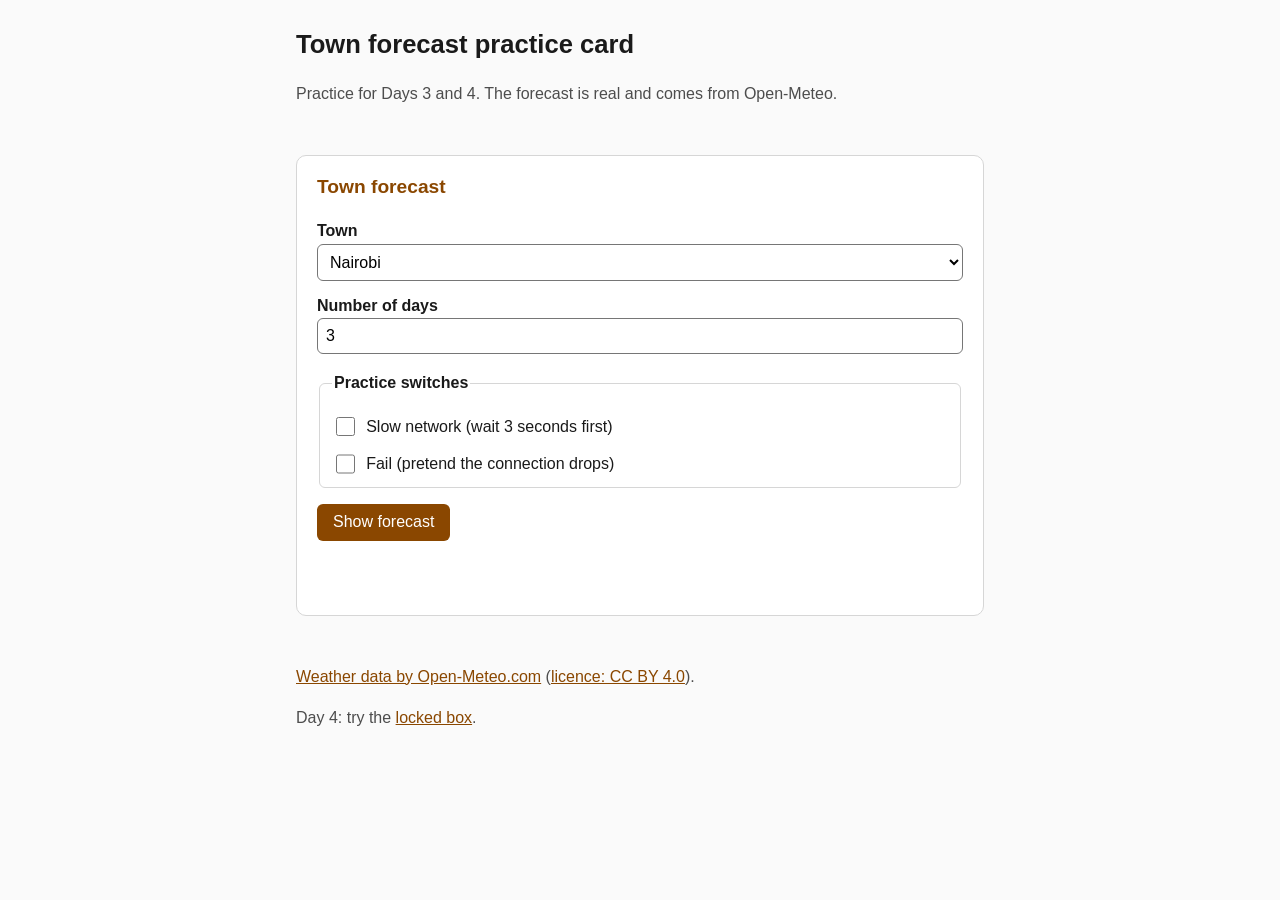
<file: practice/index.html>
<!DOCTYPE html>
<html lang="en">
<head>
  <meta charset="UTF-8">
  <meta name="viewport" content="width=device-width, initial-scale=1">
  <title>Town forecast practice card</title>
  <link rel="icon" href="data:,">
  <link rel="stylesheet" href="practice.css">
</head>
<body>
  <header>
    <h1>Town forecast practice card</h1>
    <p class="note">Practice for Days 3 and 4. The forecast is real and comes from Open-Meteo.</p>
  </header>

  <main>
    <section class="card" aria-labelledby="forecast-title">
      <h2 id="forecast-title">Town forecast</h2>
      <form id="forecast-form">
        <label for="town">Town</label>
        <select id="town"></select>

        <label for="days">Number of days</label>
        <input id="days" type="text" inputmode="numeric" autocomplete="off" value="3">

        <fieldset>
          <legend>Practice switches</legend>
          <label class="switch" for="slow-switch">
            <input id="slow-switch" type="checkbox">
            Slow network (wait 3 seconds first)
          </label>
          <label class="switch" for="fail-switch">
            <input id="fail-switch" type="checkbox">
            Fail (pretend the connection drops)
          </label>
        </fieldset>

        <button type="submit">Show forecast</button>
      </form>

      <p id="forecast-status" class="status" role="status" aria-live="polite"></p>
      <ul id="forecast-list" class="list"></ul>
    </section>
  </main>

  <footer>
    <p><a href="https://open-meteo.com/">Weather data by Open-Meteo.com</a> (<a href="https://open-meteo.com/en/licence">licence: CC BY 4.0</a>).</p>
    <p>Day 4: try the <a href="lock.html">locked box</a>.</p>
  </footer>

  <script type="module" src="app.js"></script>
</body>
</html>
</file>
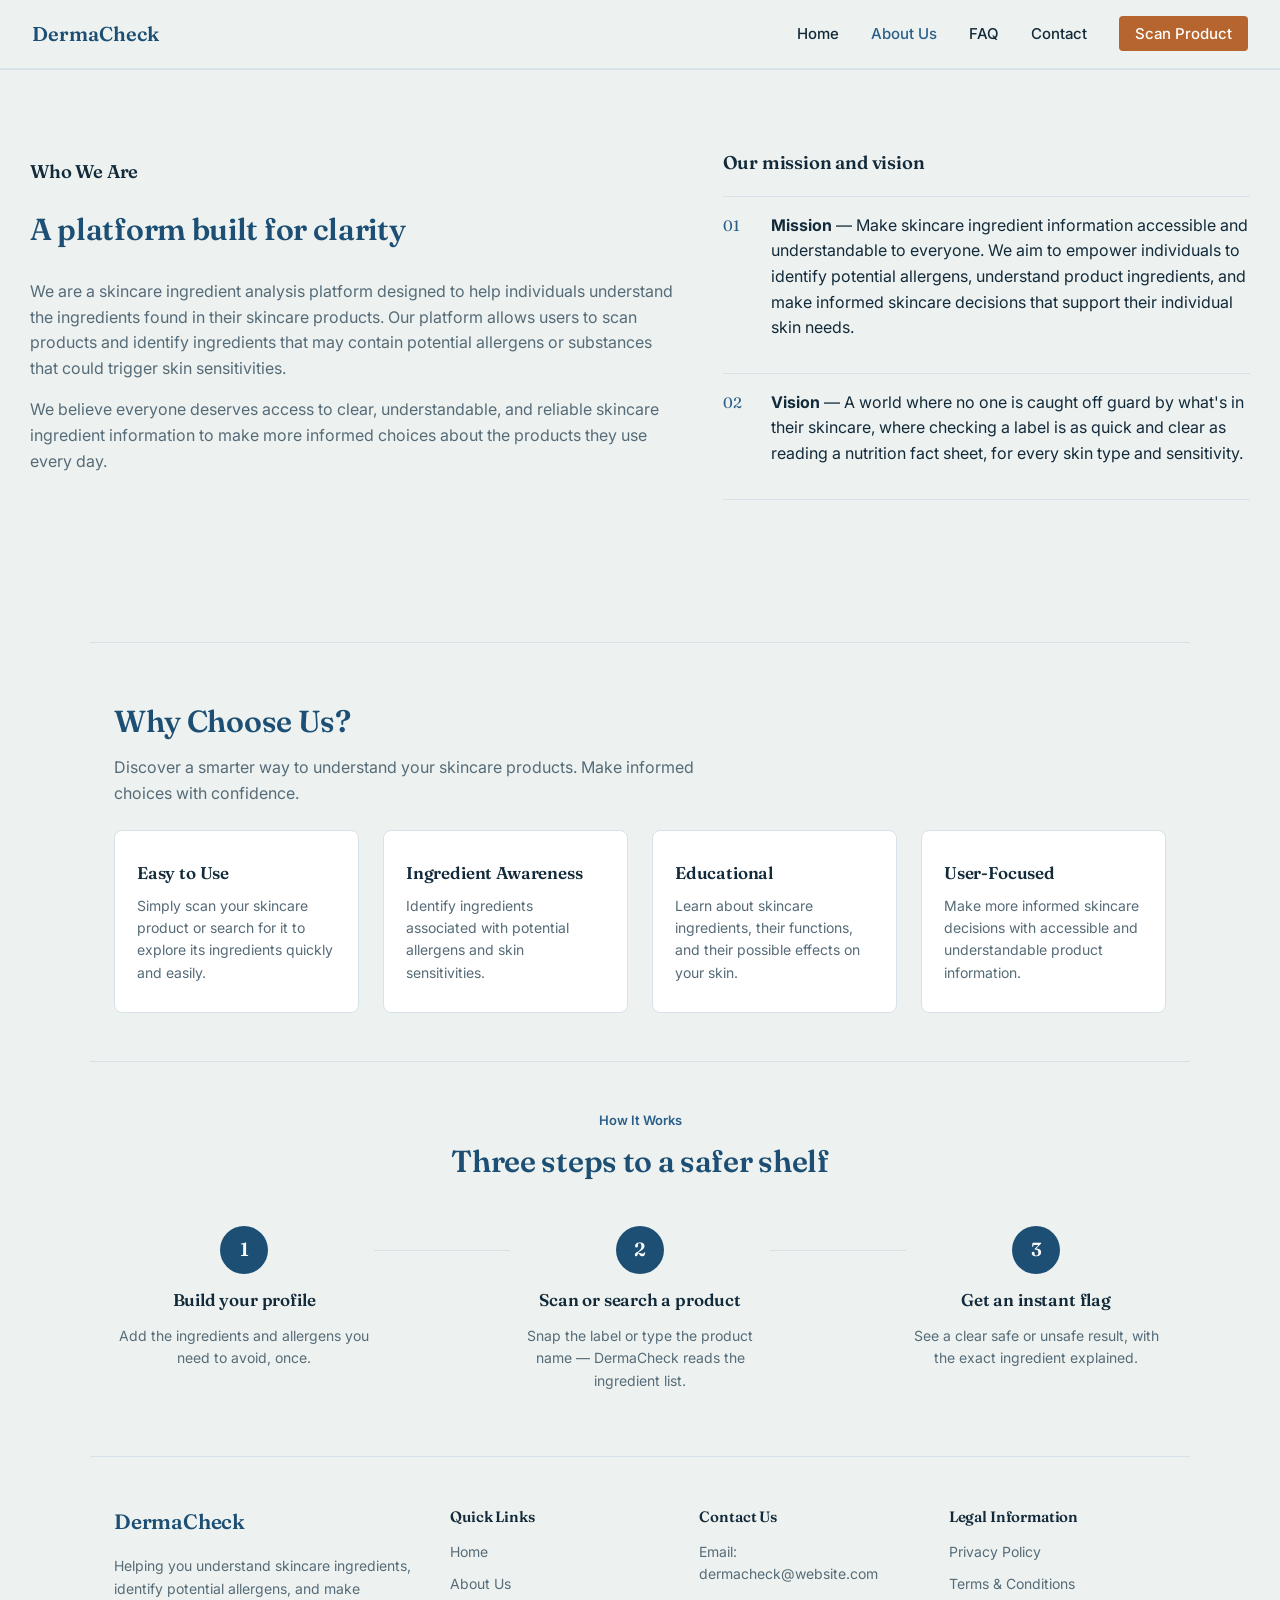
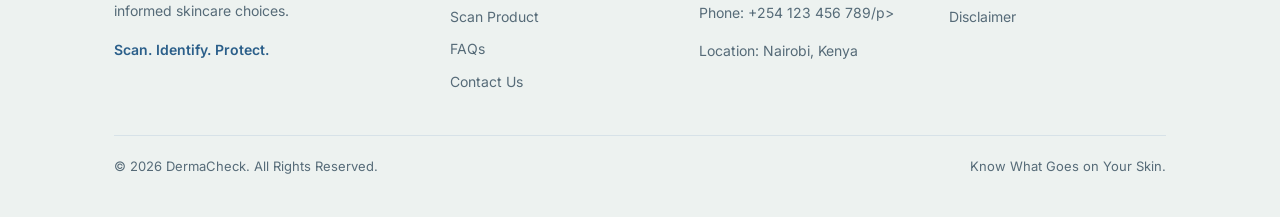
<file: about_us.html>
<!DOCTYPE html>
<html lang="en">
<head>
    <meta charset="UTF-8">
    <meta name="viewport" content="width=device-width, initial-scale=1.0">
    <title>About Us | Derma Check</title>
    <link rel="icon" href="data:,">
    <link rel="preconnect" href="https://fonts.googleapis.com">
    <link rel="preconnect" href="https://fonts.gstatic.com" crossorigin>
    <link href="https://fonts.googleapis.com/css2?family=Fraunces:wght@500;600&family=Inter:wght@400;500;600&display=swap" rel="stylesheet">
    <link rel="stylesheet" href="style.css">
</head>
<body>
    <!-- Navigation -->
    <nav class="navbar">
        <a href="index.html" class="navbar__logo">DermaCheck</a>

        <button class="navbar__toggle"
                aria-label="Open navigation menu"
                aria-expanded="false"
                aria-controls="navbar-links">
            ☰
        </button>

        <ul class="navbar__links" id="navbar-links">
            <li><a href="index.html">Home</a></li>
            <li><a href="about_us.html" class="active">About Us</a></li>
            <li><a href="faq.html">FAQ</a></li>
            <li><a href="contacts.html">Contact</a></li>
            <li><a href="scan_product.html" class="nav-button">Scan Product</a></li>
        </ul>
    </nav>

<!-- Who We Are -->
<section class="why-section" id="about">

  <div class="purpose-card">

    <div class="purpose-content">
      <h3>Who We Are</h3>
      <h2>A platform built for clarity</h2>

      <p class="note">
        We are a skincare ingredient analysis platform designed to help
        individuals understand the ingredients found in their skincare
        products. Our platform allows users to scan products and identify
        ingredients that may contain potential allergens or substances
        that could trigger skin sensitivities.
      </p>

      <p class="note">
        We believe everyone deserves access to clear, understandable, and
        reliable skincare ingredient information to make more informed
        choices about the products they use every day.
      </p>
    </div>

      <!-- Mission + Vision -->
  <div class="purpose-list-wrap">
    <h3>Our mission and vision</h3>
    <ul class="purpose-list">
      <li>
        <span class="purpose-list__num">01</span>
        <p class="note">
          <strong>Mission</strong> — Make skincare ingredient information
          accessible and understandable to everyone. We aim to empower
          individuals to identify potential allergens, understand product
          ingredients, and make informed skincare decisions that support
          their individual skin needs.
        </p>
      </li>
      <li>
        <span class="purpose-list__num">02</span>
        <p class="note">
          <strong>Vision</strong> — A world where no one is caught off
          guard by what's in their skincare, where checking a label is as
          quick and clear as reading a nutrition fact sheet, for every
          skin type and sensitivity.
        </p>
      </li>
    </ul>
  </div>
  </div>

</section>
<section class="why-choose-us">
    <div class="section-heading">
        <h2>Why Choose Us?</h2>
        <p>
            Discover a smarter way to understand your skincare products.
            Make informed choices with confidence.
        </p>
    </div>

    <div class="features-container">

        <!-- Card 1 -->
        <div class="feature-card">
            <h3>Easy to Use</h3>
            <p>
                Simply scan your skincare product or search for it
                to explore its ingredients quickly and easily.
            </p>
        </div>

        <!-- Card 2 -->
        <div class="feature-card">
            <h3>Ingredient Awareness</h3>
            <p>
                Identify ingredients associated with potential
                allergens and skin sensitivities.
            </p>
        </div>

        <!-- Card 3 -->
        <div class="feature-card">
            <h3>Educational</h3>
            <p>
                Learn about skincare ingredients, their functions,
                and their possible effects on your skin.
            </p>
        </div>

        <!-- Card 4 -->
        <div class="feature-card">
            <h3>User-Focused</h3>
            <p>
                Make more informed skincare decisions with
                accessible and understandable product information.
            </p>
        </div>

    </div>
</section>

   <section class="how-it-works">
  <p class="how-it-works__eyebrow">How It Works</p>
  <h2 class="how-it-works__title">Three steps to a safer shelf</h2>

<div class="steps">
  <div class="step">
    <div class="step__num">1</div>
    <h3 class="step__title">Build your profile</h3>
    <p class="step__desc">Add the ingredients and allergens you need to avoid, once.</p>
  </div>

  <div class="connector"></div>

  <div class="step">
    <div class="step__num">2</div>
    <h3 class="step__title">Scan or search a product</h3>
    <p class="step__desc">Snap the label or type the product name — DermaCheck reads the ingredient list.</p>
  </div>

  <div class="connector"></div>

  <div class="step">
    <div class="step__num">3</div>
    <h3 class="step__title">Get an instant flag</h3>
    <p class="step__desc">See a clear safe or unsafe result, with the exact ingredient explained.</p>
  </div>
</div>
</section>
    <!-- Footer -->
    <footer class="footer" id="contact">

        <div class="footer-container">

            <div class="footer-about">
                <h2>DermaCheck</h2>

                <p>
                    Helping you understand skincare ingredients,
                    identify potential allergens, and make
                    informed skincare choices.
                </p>

                <p class="footer-slogan">
                    Scan. Identify. Protect.
                </p>
            </div>


            <div class="footer-links">
                <h3>Quick Links</h3>
              <ul>                
                <li><a href="index.html">Home</a></li>
                <li><a href="about_us.html">About Us</a></li>
                <li><a href="scan_product.html">Scan Product</a></li>
                <li><a href="faq.html">FAQs</a></li>
                <li><a href="contacts.html">Contact Us</a></li>
              </ul>
            </div>


            <div class="footer-contact">
                <h3>Contact Us</h3>

                <p>Email: dermacheck@website.com</p>
                <p>Phone: +254 123 456 789/p>
                <p>Location: Nairobi, Kenya</p>
            </div>


            <div class="footer-legal">
                <h3>Legal Information</h3>
                <ul>
                  <li><a href="privacy.html">Privacy Policy</a></li>
                  <li><a href="terms.html">Terms & Conditions</a></li>
                  <li><a href="disclaimer.html">Disclaimer</a></li>
                </ul>
            </div>

        </div>

        <div class="footer-bottom">
            <p>&copy; 2026 DermaCheck. All Rights Reserved.</p>
            <p>Know What Goes on Your Skin.</p>
        </div>

    </footer>
</body>
</html>
</file>
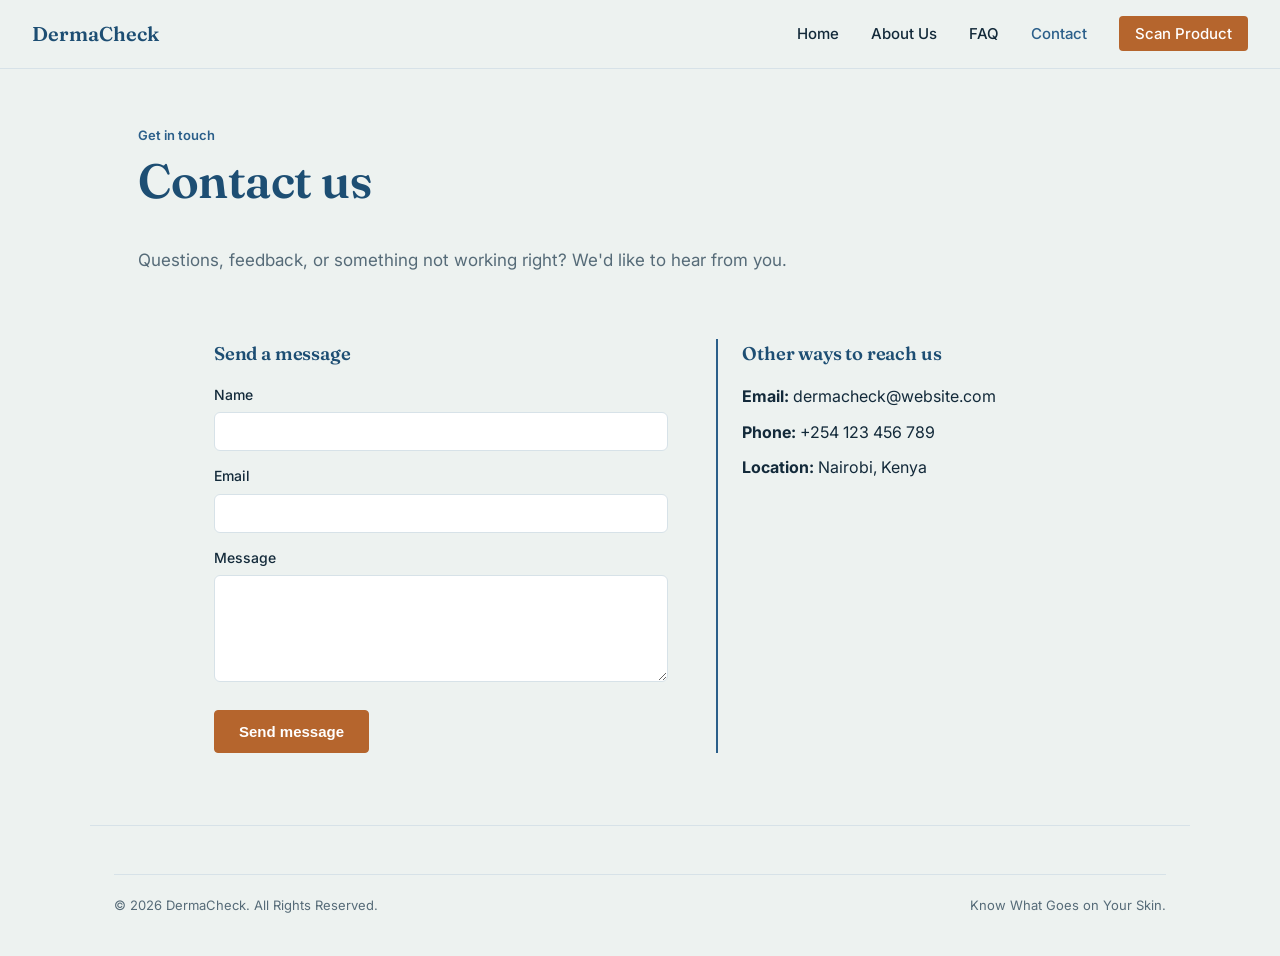
<file: contacts.html>
<!DOCTYPE html>
<html lang="en">
<head>
    <meta charset="UTF-8">
    <meta name="viewport" content="width=device-width, initial-scale=1.0">

    <meta name="description" content="Get in touch with the DermaCheck team.">
    <meta name="theme-color" content="#1D4E73">

    <title>Contact Us | DermaCheck</title>

    <link rel="icon" href="data:,">
    <link rel="preconnect" href="https://fonts.googleapis.com">
    <link rel="preconnect" href="https://fonts.gstatic.com" crossorigin>
    <link href="https://fonts.googleapis.com/css2?family=Fraunces:wght@500;600&family=Inter:wght@400;500;600&display=swap" rel="stylesheet">
    <link rel="stylesheet" href="style.css">
</head>
<body>
    <nav class="navbar">
        <a href="index.html" class="navbar__logo">DermaCheck</a>

        <button class="navbar__toggle"
                aria-label="Open navigation menu"
                aria-expanded="false"
                aria-controls="navbar-links">
            ☰
        </button>

        <ul class="navbar__links" id="navbar-links">
            <li><a href="index.html">Home</a></li>
            <li><a href="about_us.html">About Us</a></li>
            <li><a href="faq.html">FAQ</a></li>
            <li><a href="contact.html" class="active">Contact</a></li>
            <li><a href="scan_product.html" class="nav-button">Scan Product</a></li>
        </ul>
    </nav>

    <main id="main-content">

        <section class="page-header">
            <span class="section-tag">Get in touch</span>
            <h1>Contact us</h1>
            <p class="page-header__lede">
                Questions, feedback, or something not working right?
                We'd like to hear from you.
            </p>
        </section>

        <section class="contact-section">

            <form class="contact-form" aria-labelledby="form-title">
                <h2 id="form-title">Send a message</h2>

                <label for="name">Name</label>
                <input type="text" id="name" name="name" required>

                <label for="email">Email</label>
                <input type="email" id="email" name="email" required>

                <label for="message">Message</label>
                <textarea id="message" name="message" rows="5" required></textarea>

                <button type="submit" class="btn btn-primary">Send message</button>
            </form>

            <div class="contact-details">
                <h2>Other ways to reach us</h2>
                <article>
                    <strong>Email:</strong> dermacheck@website.com
                    <p></p>
                    <strong>Phone:</strong> +254 123 456 789
                    <p></p>
                    <strong>Location:</strong> Nairobi, Kenya
                    <p></p>
                </article>
            </div>

        </section>

    </main>

    <footer class="footer">
        <div class="footer-bottom">
            <p>&copy; 2026 DermaCheck. All Rights Reserved.</p>
            <p>Know What Goes on Your Skin.</p>
        </div>
    </footer>

    <script src="app.js"></script>
</body>
</html>
</file>
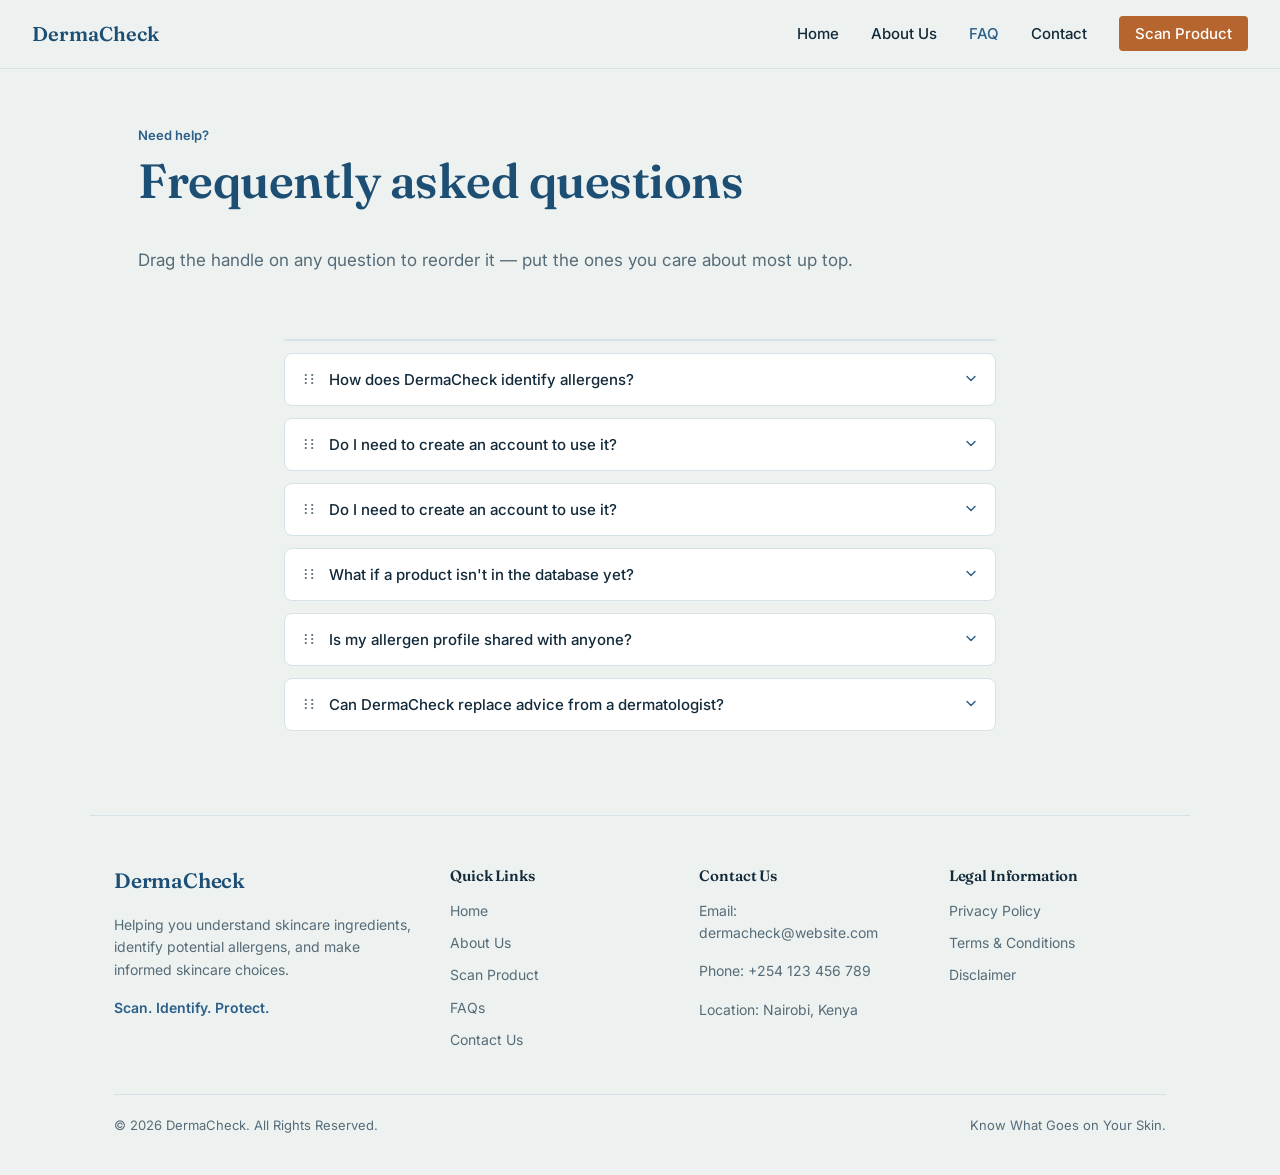
<file: faq.html>
<!DOCTYPE html>
<html lang="en">
<head>
    <meta charset="UTF-8">
    <meta name="viewport" content="width=device-width, initial-scale=1.0">

    <meta name="description" content="Frequently asked questions about DermaCheck — how it works, what it checks, and how to use it.">
    <meta name="theme-color" content="#1D4E73">

    <title>FAQ | DermaCheck</title>

    <link rel="icon" href="data:,">
    <link rel="preconnect" href="https://fonts.googleapis.com">
    <link rel="preconnect" href="https://fonts.gstatic.com" crossorigin>
    <link href="https://fonts.googleapis.com/css2?family=Fraunces:wght@500;600&family=Inter:wght@400;500;600&display=swap" rel="stylesheet">
    <link rel="stylesheet" href="style.css">
</head>
<body>
    <nav class="navbar">
        <a href="index.html" class="navbar__logo">DermaCheck</a>

        <button class="navbar__toggle"
                aria-label="Open navigation menu"
                aria-expanded="false"
                aria-controls="navbar-links">
            ☰
        </button>

        <ul class="navbar__links" id="navbar-links">
            <li><a href="index.html">Home</a></li>
            <li><a href="about_us.html">About Us</a></li>
            <li><a href="faq.html" class="active">FAQ</a></li>
            <li><a href="contacts.html">Contact</a></li>
            <li><a href="scan_product.html" class="nav-button">Scan Product</a></li>
        </ul>
    </nav>

    <main id="main-content">

        <section class="page-header" id="faq">
            <span class="section-tag">Need help?</span>
            <h1>Frequently asked questions</h1>
            <p class="page-header__lede">
                Drag the handle on any question to reorder it — put the ones
                you care about most up top.
            </p>
        </section>

        <section class="faq-section" aria-label="Frequently asked questions">
            <ul class="faq-list" id="faq-list">

                <li class="faq-item" draggable="true">

<!-- FAQ QUESTION 1 -->
<!-- Each FAQ question is placed inside an LI element.
     draggable="true" allows the question to be moved
     to a different position in the FAQ list. -->

<li class="faq-item" draggable="true">

    <!-- This DIV groups the drag handle and question button
         so they can appear next to each other. -->

    <div class="faq-item__row">

        <!-- DRAG HANDLE:
             This button allows visitors to drag and rearrange
             the FAQ questions.

             aria-label describes the button for screen readers.
             type="button" prevents it from acting as a form submit button. -->

        <button class="faq-drag-handle"
                aria-label="Drag to reorder this question"
                type="button">

            <!-- SVG creates the six-dot drag icon.
                 Each circle represents one small dot.
                 currentColor makes the dots use the CSS text colour. -->

            <svg viewBox="0 0 20 20"
                 width="16"
                 height="16"
                 aria-hidden="true">

                <circle cx="6" cy="5" r="1.4" fill="currentColor"/>
                <circle cx="14" cy="5" r="1.4" fill="currentColor"/>

                <circle cx="6" cy="10" r="1.4" fill="currentColor"/>
                <circle cx="14" cy="10" r="1.4" fill="currentColor"/>

                <circle cx="6" cy="15" r="1.4" fill="currentColor"/>
                <circle cx="14" cy="15" r="1.4" fill="currentColor"/>

            </svg>

        </button>


        <!-- QUESTION BUTTON:
             Displays the FAQ question.
             Visitors click this button to show or hide its answer.

             aria-expanded="false" means the answer starts closed.
             JavaScript changes this to true when the answer opens. -->

        <button class="faq-question"
                aria-expanded="false"
                type="button">

            <!-- SPAN holds the actual question text.
                 It allows the question text to be styled separately. -->

            <span>
                How does DermaCheck identify allergens?
            </span>

            <!-- This SVG creates the small downward arrow.
                 It visually indicates that the answer can be expanded.
                 CSS can rotate it when the question opens. -->

            <svg class="faq-chevron"
                 viewBox="0 0 20 20"
                 width="16"
                 height="16"
                 aria-hidden="true">

                <path d="M5 7l5 5 5-5"
                      fill="none"
                      stroke="currentColor"
                      stroke-width="1.8"
                      stroke-linecap="round"
                      stroke-linejoin="round"/>

            </svg>

        </button>

    </div>


    <!-- ANSWER SECTION:
         This DIV contains the answer belonging to this question.
         CSS can hide it when the page first loads.
         JavaScript can display it when the question is clicked. -->

    <div class="faq-answer">

        <!-- P displays the answer as a paragraph. -->

        <p>
            DermaCheck cross-references each ingredient on a
            product's label against a database of common
            allergens and the personal profile you've set up,
            flagging any matches instantly.
        </p>

    </div>

</li>
<!-- Closes the first FAQ item. -->


                <li class="faq-item" draggable="true">
                    <div class="faq-item__row">
                        <button class="faq-drag-handle" aria-label="Drag to reorder this question" type="button">
                            <svg viewBox="0 0 20 20" width="16" height="16" aria-hidden="true">
                                <circle cx="6" cy="5" r="1.4" fill="currentColor"/><circle cx="14" cy="5" r="1.4" fill="currentColor"/>
                                <circle cx="6" cy="10" r="1.4" fill="currentColor"/><circle cx="14" cy="10" r="1.4" fill="currentColor"/>
                                <circle cx="6" cy="15" r="1.4" fill="currentColor"/><circle cx="14" cy="15" r="1.4" fill="currentColor"/>
                            </svg>
                        </button>
                        <button class="faq-question" aria-expanded="false">
                            <span>Do I need to create an account to use it?</span>
                            <svg class="faq-chevron" viewBox="0 0 20 20" width="16" height="16" aria-hidden="true">
                                <path d="M5 7l5 5 5-5" fill="none" stroke="currentColor" stroke-width="1.8" stroke-linecap="round" stroke-linejoin="round"/>
                            </svg>
                        </button>
                    </div>
                    <div class="faq-answer">
                        <p>
                            No — you can scan or search any product without
                            signing up. Creating a profile just lets
                            DermaCheck remember your allergens so results are
                            personalized each time.
                        </p>
                    </div>
                </li>

 
<!-- FAQ QUESTION 2 -->
<!-- Explains whether users need an account to use DermaCheck. -->

<li class="faq-item" draggable="true">

    <div class="faq-item__row">

        <!-- Button used to drag and rearrange this question. -->
        <button class="faq-drag-handle"
                aria-label="Drag to reorder this question"
                type="button">

            <!-- Six-dot drag icon. -->
            <svg viewBox="0 0 20 20" width="16" height="16" aria-hidden="true">
                <circle cx="6" cy="5" r="1.4" fill="currentColor"/>
                <circle cx="14" cy="5" r="1.4" fill="currentColor"/>
                <circle cx="6" cy="10" r="1.4" fill="currentColor"/>
                <circle cx="14" cy="10" r="1.4" fill="currentColor"/>
                <circle cx="6" cy="15" r="1.4" fill="currentColor"/>
                <circle cx="14" cy="15" r="1.4" fill="currentColor"/>
            </svg>

        </button>

        <!-- Clicking this button opens or closes the answer. -->
        <button class="faq-question" aria-expanded="false" type="button">

            <!-- Question displayed to the visitor. -->
            <span>Do I need to create an account to use it?</span>

            <!-- Downward arrow indicating an expandable answer. -->
            <svg class="faq-chevron" viewBox="0 0 20 20" width="16" height="16" aria-hidden="true">
                <path d="M5 7l5 5 5-5"
                      fill="none"
                      stroke="currentColor"
                      stroke-width="1.8"
                      stroke-linecap="round"
                      stroke-linejoin="round"/>
            </svg>

        </button>

    </div>

    <!-- Answer displayed when the visitor clicks the question. -->
    <div class="faq-answer">
        <p>
            No — you can scan or search any product without
            signing up. Creating a profile just lets
            DermaCheck remember your allergens so results are
            personalized each time.
        </p>
    </div>

</li>


<!-- FAQ QUESTION 3 -->
<!-- Explains what happens when a product is not in the database. -->

<li class="faq-item" draggable="true">

    <div class="faq-item__row">

        <!-- Drag handle for rearranging the question. -->
        <button class="faq-drag-handle"
                aria-label="Drag to reorder this question"
                type="button">

            <svg viewBox="0 0 20 20" width="16" height="16" aria-hidden="true">
                <circle cx="6" cy="5" r="1.4" fill="currentColor"/>
                <circle cx="14" cy="5" r="1.4" fill="currentColor"/>
                <circle cx="6" cy="10" r="1.4" fill="currentColor"/>
                <circle cx="14" cy="10" r="1.4" fill="currentColor"/>
                <circle cx="6" cy="15" r="1.4" fill="currentColor"/>
                <circle cx="14" cy="15" r="1.4" fill="currentColor"/>
            </svg>

        </button>

        <!-- Button containing the question and arrow icon. -->
        <button class="faq-question" aria-expanded="false" type="button">

            <!-- Question text. -->
            <span>What if a product isn't in the database yet?</span>

            <!-- Arrow showing that the answer can be expanded. -->
            <svg class="faq-chevron" viewBox="0 0 20 20" width="16" height="16" aria-hidden="true">
                <path d="M5 7l5 5 5-5"
                      fill="none"
                      stroke="currentColor"
                      stroke-width="1.8"
                      stroke-linecap="round"
                      stroke-linejoin="round"/>
            </svg>

        </button>

    </div>

    <!-- Answer to question 3. -->
    <div class="faq-answer">
        <p>
            You can type or photograph the ingredient list
            directly, and DermaCheck will read and check it
            the same way — the product doesn't need to be
            pre-listed.
        </p>
    </div>

</li>


<!-- FAQ QUESTION 4 -->
<!-- Explains how DermaCheck handles users' allergen profiles. -->

<li class="faq-item" draggable="true">

    <div class="faq-item__row">

        <!-- Drag handle for moving this question. -->
        <button class="faq-drag-handle"
                aria-label="Drag to reorder this question"
                type="button">

            <svg viewBox="0 0 20 20" width="16" height="16" aria-hidden="true">
                <circle cx="6" cy="5" r="1.4" fill="currentColor"/>
                <circle cx="14" cy="5" r="1.4" fill="currentColor"/>
                <circle cx="6" cy="10" r="1.4" fill="currentColor"/>
                <circle cx="14" cy="10" r="1.4" fill="currentColor"/>
                <circle cx="6" cy="15" r="1.4" fill="currentColor"/>
                <circle cx="14" cy="15" r="1.4" fill="currentColor"/>
            </svg>

        </button>

        <!-- Question button. -->
        <button class="faq-question" aria-expanded="false" type="button">

            <!-- Question text. -->
            <span>Is my allergen profile shared with anyone?</span>

            <!-- Expandable answer arrow. -->
            <svg class="faq-chevron" viewBox="0 0 20 20" width="16" height="16" aria-hidden="true">
                <path d="M5 7l5 5 5-5"
                      fill="none"
                      stroke="currentColor"
                      stroke-width="1.8"
                      stroke-linecap="round"
                      stroke-linejoin="round"/>
            </svg>

        </button>

    </div>

    <!-- Answer to question 4. -->
    <div class="faq-answer">
        <p>
            No. Your allergen profile stays on your device
            and is only used to check products you scan —
            it is never sold or shared with third parties.
        </p>
    </div>

</li>


<!-- FAQ QUESTION 5 -->
<!-- Explains that DermaCheck does not replace professional medical advice. -->

<li class="faq-item" draggable="true">

    <div class="faq-item__row">

        <!-- Drag handle for rearranging this question. -->
        <button class="faq-drag-handle"
                aria-label="Drag to reorder this question"
                type="button">

            <svg viewBox="0 0 20 20" width="16" height="16" aria-hidden="true">
                <circle cx="6" cy="5" r="1.4" fill="currentColor"/>
                <circle cx="14" cy="5" r="1.4" fill="currentColor"/>
                <circle cx="6" cy="10" r="1.4" fill="currentColor"/>
                <circle cx="14" cy="10" r="1.4" fill="currentColor"/>
                <circle cx="6" cy="15" r="1.4" fill="currentColor"/>
                <circle cx="14" cy="15" r="1.4" fill="currentColor"/>
            </svg>

        </button>

        <!-- Question button. -->
        <button class="faq-question" aria-expanded="false" type="button">

            <!-- Question text. -->
            <span>Can DermaCheck replace advice from a dermatologist?</span>

            <!-- Arrow indicating that the answer can be expanded. -->
            <svg class="faq-chevron" viewBox="0 0 20 20" width="16" height="16" aria-hidden="true">
                <path d="M5 7l5 5 5-5"
                      fill="none"
                      stroke="currentColor"
                      stroke-width="1.8"
                      stroke-linecap="round"
                      stroke-linejoin="round"/>
            </svg>

        </button>

    </div>

    <!-- Answer to question 5. -->
    <div class="faq-answer">
        <p>
            No. DermaCheck helps you read labels and spot
            known allergens, but it isn't a substitute for
            professional medical advice. Always consult a
            dermatologist for diagnosis or treatment.
        </p>
    </div>

</li>
            </ul>
        </section>

    </main>

        <!-- Footer -->
    <footer class="footer" id="contact">

        <div class="footer-container">

            <div class="footer-about">
                <h2>DermaCheck</h2>

                <p>
                    Helping you understand skincare ingredients,
                    identify potential allergens, and make
                    informed skincare choices.
                </p>

                <p class="footer-slogan">
                    Scan. Identify. Protect.
                </p>
            </div>


            <div class="footer-links">
                <h3>Quick Links</h3>
              <ul>                
                <li><a href="index.html">Home</a></li>
                <li><a href="about_us.html">About Us</a></li>
                <li><a href="scan_product.html">Scan Product</a></li>
                <li><a href="faq.html">FAQs</a></li>
                <li><a href="contacts.html">Contact Us</a></li>
              </ul>
            </div>


            <div class="footer-contact">
                <h3>Contact Us</h3>

                <p>Email: dermacheck@website.com</p>
                <p>Phone: +254 123 456 789</p>
                <p>Location: Nairobi, Kenya</p>
            </div>


            <div class="footer-legal">
                <h3>Legal Information</h3>
                <ul>
                  <li><a href="privacy.html">Privacy Policy</a></li>
                  <li><a href="terms.html">Terms & Conditions</a></li>
                  <li><a href="disclaimer.html">Disclaimer</a></li>
                </ul>
            </div>

        </div>

        <div class="footer-bottom">
            <p>&copy; 2026 DermaCheck. All Rights Reserved.</p>
            <p>Know What Goes on Your Skin.</p>
        </div>

    </footer>

    <script src="app.js"></script>
    <script src="faq.js"></script>
</body>
</html>
</file>
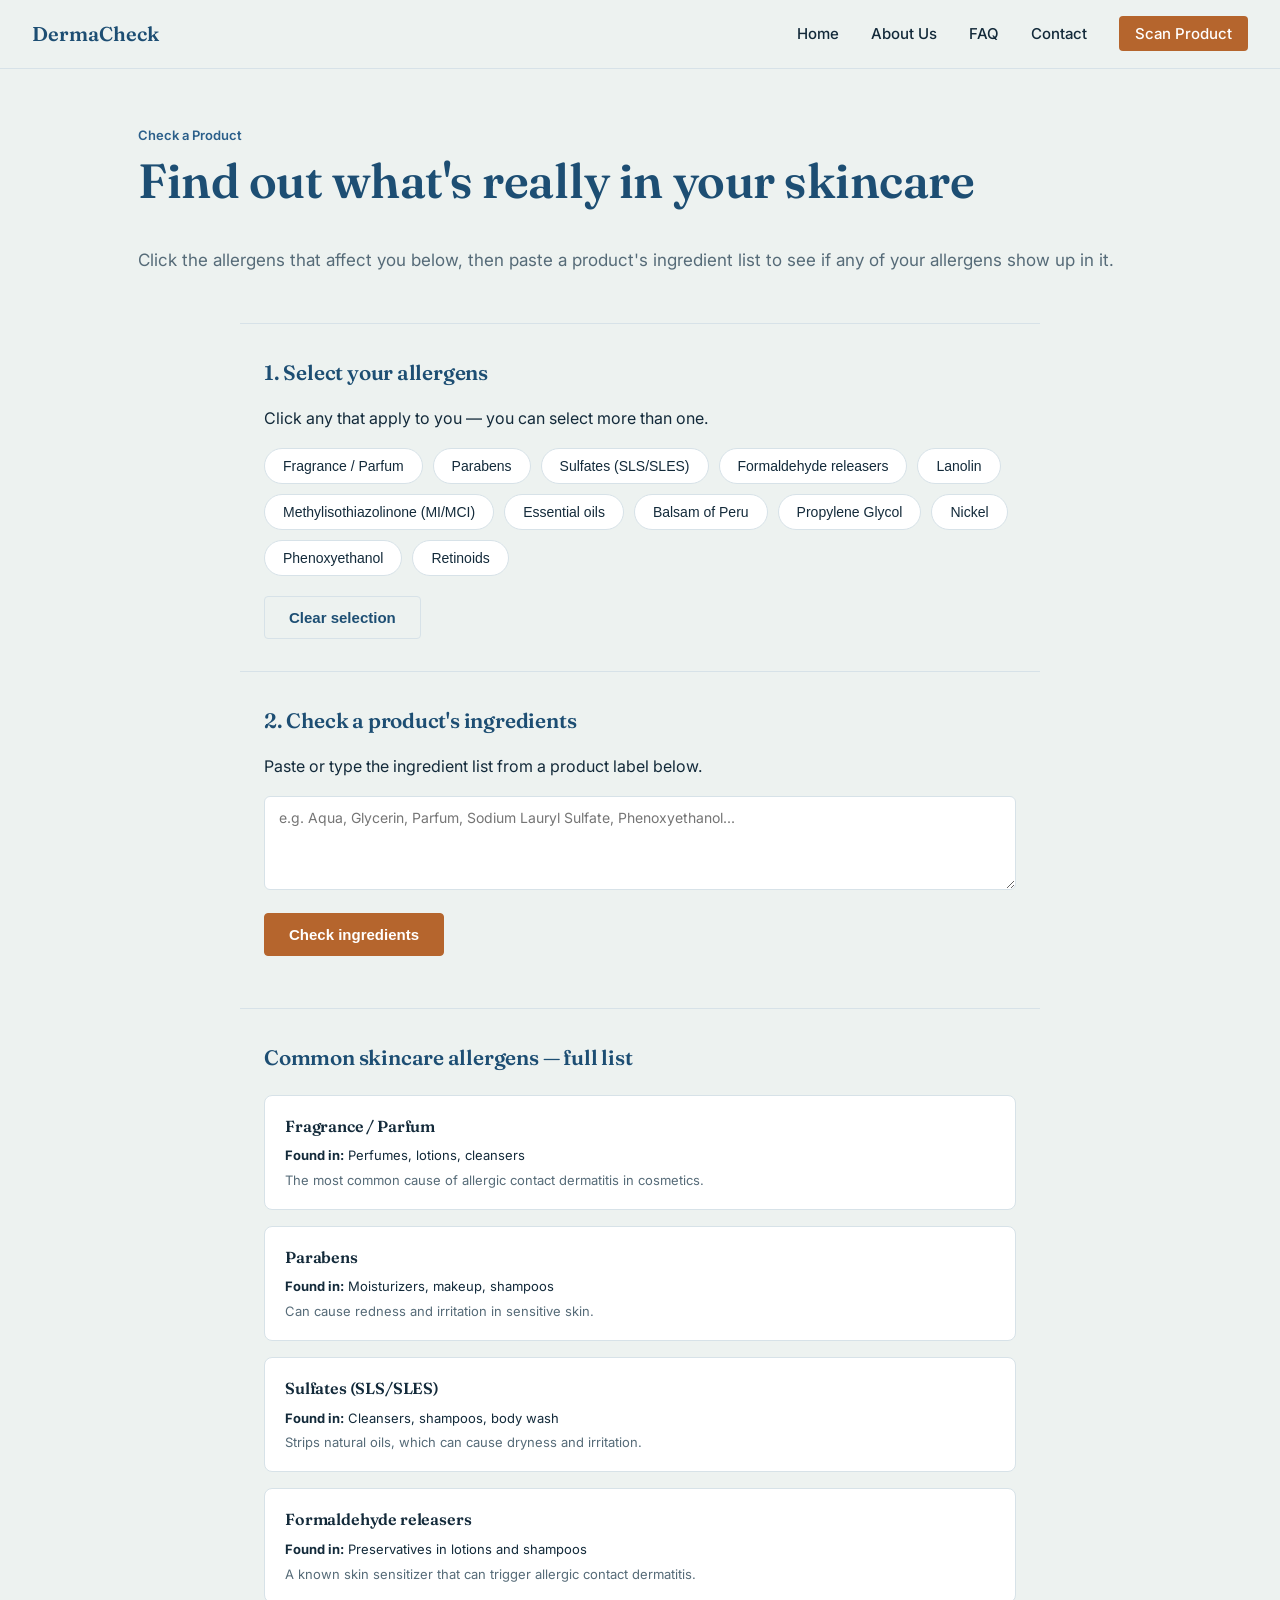
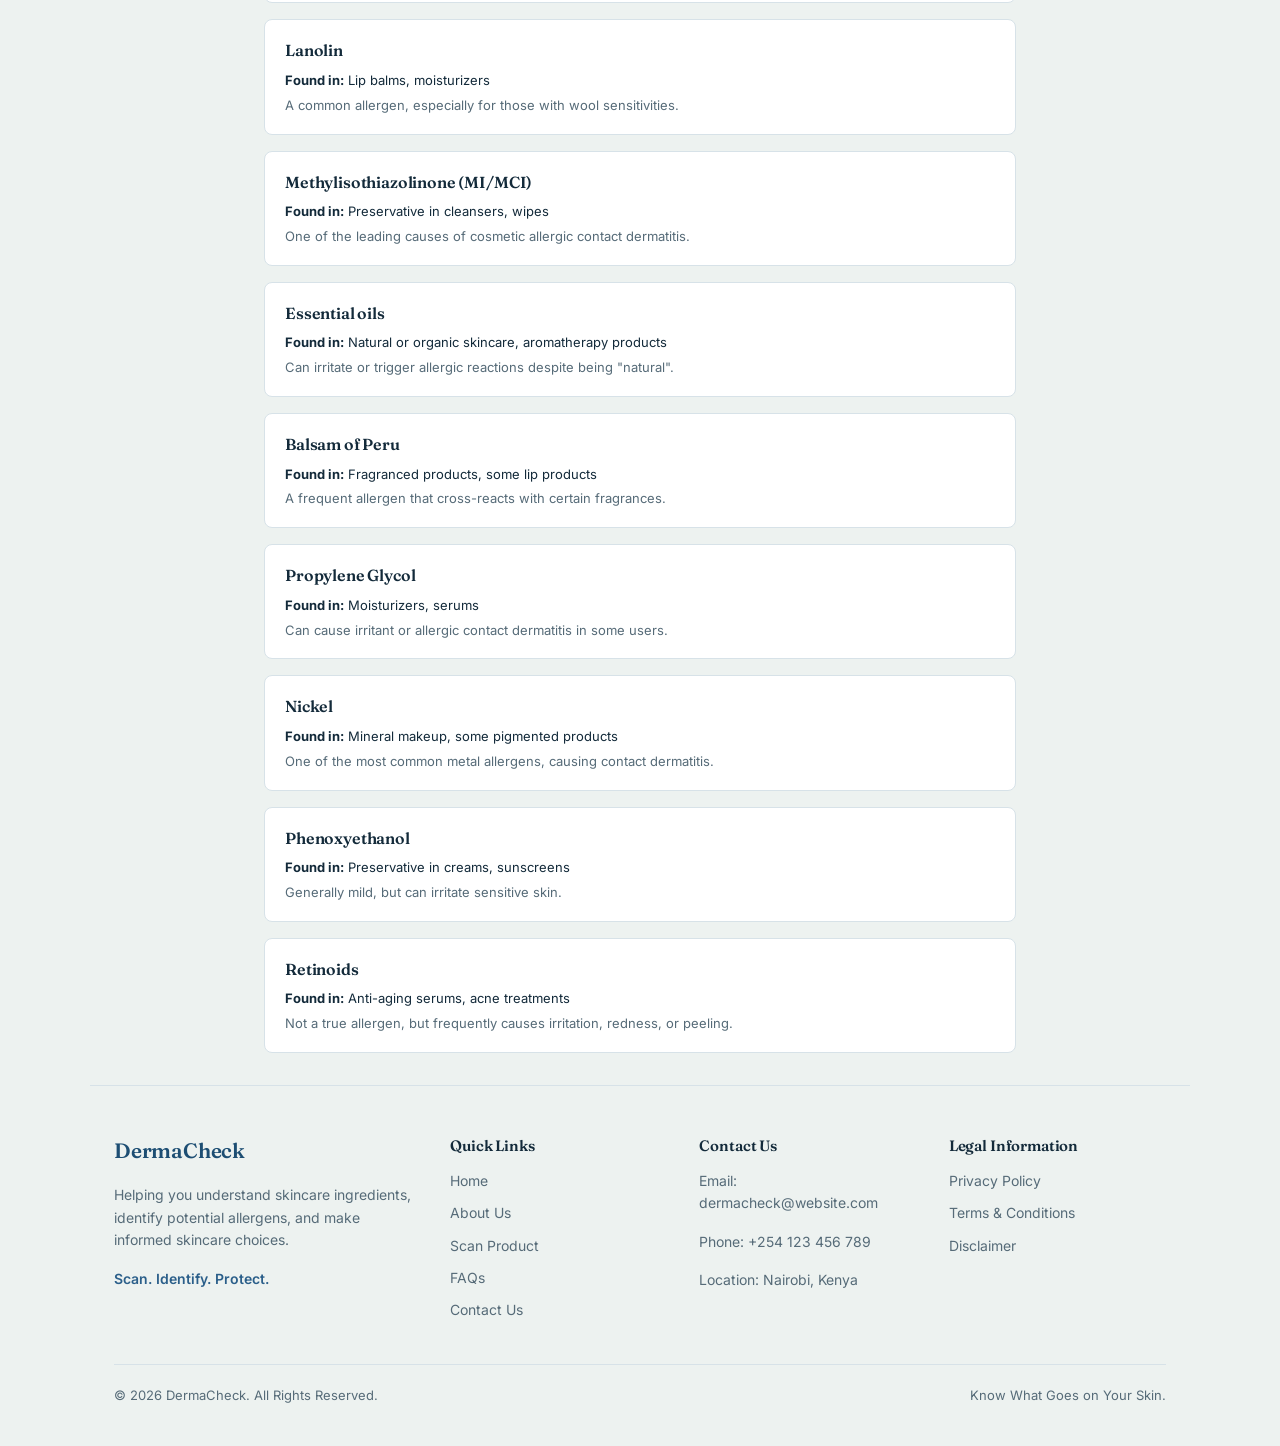
<file: scan_product.html>
<!DOCTYPE html>
<html lang="en">
<head>
    <meta charset="UTF-8">
    <meta name="viewport" content="width=device-width, initial-scale=1.0">

    <meta name="description" content="Select your skincare allergens and cross-reference them against common allergens found in skincare products.">
    <meta name="theme-color" content="#1D4E73">

    <title>Scan Product | DermaCheck</title>

    <link rel="icon" href="data:,">
    <link rel="preconnect" href="https://fonts.googleapis.com">
    <link rel="preconnect" href="https://fonts.gstatic.com" crossorigin>
    <link href="https://fonts.googleapis.com/css2?family=Fraunces:wght@500;600&family=Inter:wght@400;500;600&display=swap" rel="stylesheet">
    <link rel="stylesheet" href="style.css">
</head>
<body>
    <nav class="navbar">
        <a href="index.html" class="navbar__logo">DermaCheck</a>

        <button class="navbar__toggle"
                aria-label="Open navigation menu"
                aria-expanded="false"
                aria-controls="navbar-links">
            ☰
        </button>

        <ul class="navbar__links" id="navbar-links">
            <li><a href="index.html">Home</a></li>
            <li><a href="about_us.html">About Us</a></li>
            <li><a href="faq.html">FAQ</a></li>
            <li><a href="contacts.html">Contact</a></li>
            <li><a href="scan_product.html" class="nav-button">Scan Product</a></li>
        </ul>
    </nav>

    <main id="main-content">

        <section class="page-header">
            <span class="section-tag">Check a Product</span>
            <h1>Find out what's really in your skincare</h1>
            <p class="page-header__lede">
                Click the allergens that affect you below, then paste a
                product's ingredient list to see if any of your allergens
                show up in it.
            </p>
        </section>

        <!-- Step 1: choose allergens -->
        <section class="allergen-picker" aria-labelledby="picker-title">
            <h2 id="picker-title">1. Select your allergens</h2>
            <p class="note">Click any that apply to you — you can select more than one.</p>

            <div class="allergen-grid" id="allergen-grid"></div>

            <button type="button" class="btn btn-secondary" id="clear-allergens">
                Clear selection
            </button>
        </section>

        <!-- Step 2: cross-reference against a product -->
        <section class="allergen-check" aria-labelledby="check-title">
            <h2 id="check-title">2. Check a product's ingredients</h2>
            <p class="note">
                Paste or type the ingredient list from a product label below.
            </p>

            <label for="ingredient-input" class="sr-only">Product ingredient list</label>
            <textarea
                id="ingredient-input"
                rows="4"
                placeholder="e.g. Aqua, Glycerin, Parfum, Sodium Lauryl Sulfate, Phenoxyethanol..."></textarea>

            <button type="button" class="btn btn-primary" id="check-button">
                Check ingredients
            </button>

            <div id="check-result" class="check-result" role="status" aria-live="polite"></div>
        </section>

        <!-- Reference list -->
        <section class="allergen-reference" aria-labelledby="reference-title">
            <h2 id="reference-title">Common skincare allergens — full list</h2>
            <ul class="allergen-reference__list" id="allergen-reference-list"></ul>
        </section>

    </main>

        <!-- Footer -->
    <footer class="footer" id="contact">

        <div class="footer-container">

            <div class="footer-about">
                <h2>DermaCheck</h2>

                <p>
                    Helping you understand skincare ingredients,
                    identify potential allergens, and make
                    informed skincare choices.
                </p>

                <p class="footer-slogan">
                    Scan. Identify. Protect.
                </p>
            </div>


            <div class="footer-links">
                <h3>Quick Links</h3>
              <ul>                
                <li><a href="index.html">Home</a></li>
                <li><a href="about_us.html">About Us</a></li>
                <li><a href="scan_product.html">Scan Product</a></li>
                <li><a href="faq.html">FAQs</a></li>
                <li><a href="contacts.html">Contact Us</a></li>
              </ul>
            </div>


            <div class="footer-contact">
                <h3>Contact Us</h3>

                <p>Email: dermacheck@website.com</p>
                <p>Phone: +254 123 456 789</p>
                <p>Location: Nairobi, Kenya</p>
            </div>


            <div class="footer-legal">
                <h3>Legal Information</h3>
                <ul>
                  <li><a href="privacy.html">Privacy Policy</a></li>
                  <li><a href="terms.html">Terms & Conditions</a></li>
                  <li><a href="disclaimer.html">Disclaimer</a></li>
                </ul>
            </div>

        </div>

        <div class="footer-bottom">
            <p> &copy; 2026 DermaCheck. All Rights Reserved.</p>
            <p>Know What Goes on Your Skin.</p>
        </div>

    </footer>
    <script src="app.js"></script>
    <script src="scanProduct.js"></script>
</body>
</html>
</file>
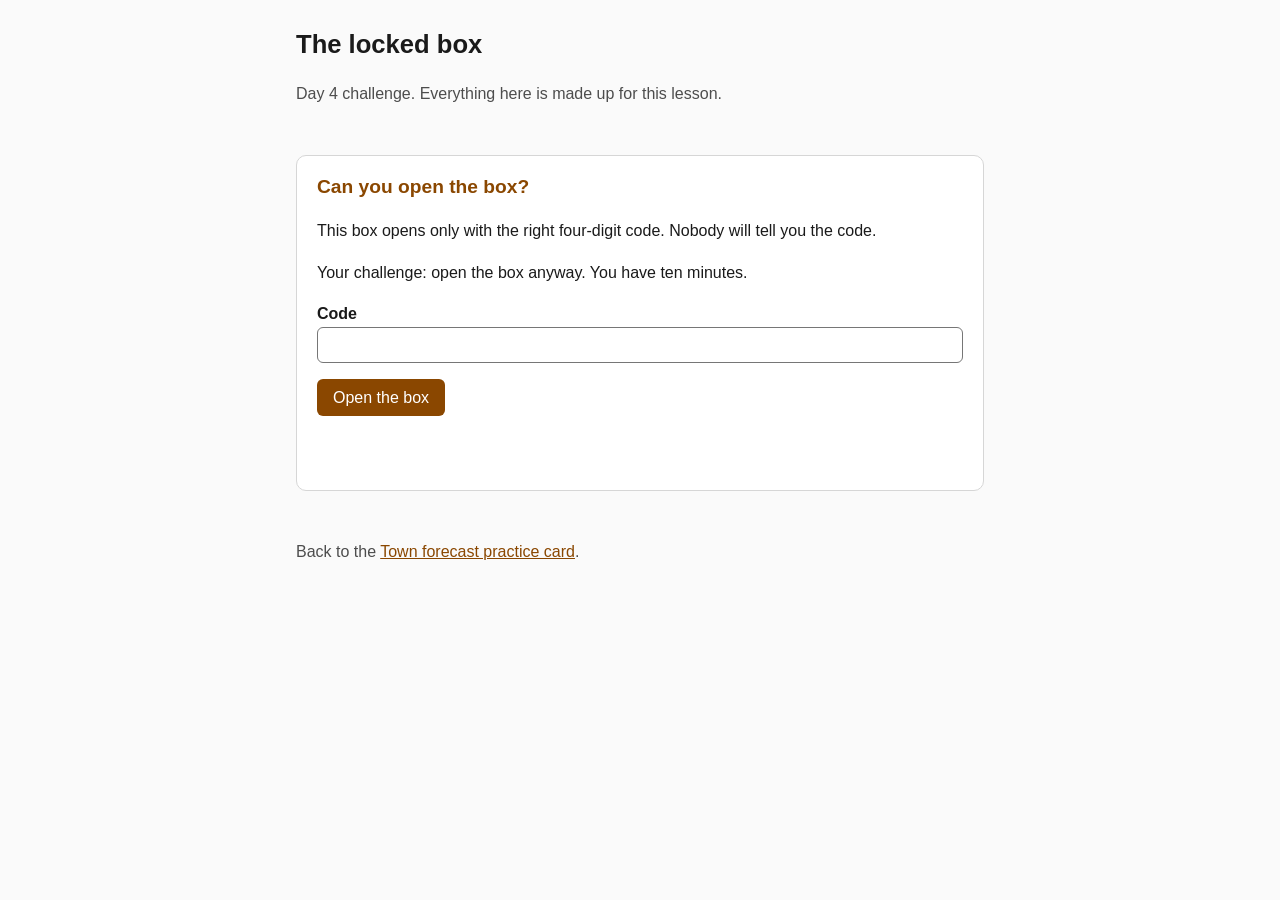
<file: practice/lock.html>
<!DOCTYPE html>
<html lang="en">
<head>
  <meta charset="UTF-8">
  <meta name="viewport" content="width=device-width, initial-scale=1">
  <title>The locked box</title>
  <link rel="icon" href="data:,">
  <link rel="stylesheet" href="practice.css">
</head>
<body>
  <header>
    <h1>The locked box</h1>
    <p class="note">Day 4 challenge. Everything here is made up for this lesson.</p>
  </header>

  <main>
    <section class="card" aria-labelledby="box-title">
      <h2 id="box-title">Can you open the box?</h2>
      <p>This box opens only with the right four-digit code. Nobody will tell you the code.</p>
      <p>Your challenge: open the box anyway. You have ten minutes.</p>

      <form id="lock-form">
        <label for="code">Code</label>
        <input id="code" type="text" inputmode="numeric" autocomplete="off" maxlength="4">
        <button type="submit">Open the box</button>
      </form>

      <p id="lock-status" class="status" role="status" aria-live="polite"></p>
      <p id="secret" class="secret" hidden></p>
    </section>
  </main>

  <footer>
    <p>Back to the <a href="index.html">Town forecast practice card</a>.</p>
  </footer>

  <script>
    // The lock. This check runs in the browser.
    const SECRET_CODE = '7319'
    const SECRET_MESSAGE = 'The secret: Twiga the giraffe hid the last mandazi on the top shelf.'

    const lockForm = document.querySelector('#lock-form')
    const codeInput = document.querySelector('#code')
    const lockStatus = document.querySelector('#lock-status')
    const secret = document.querySelector('#secret')

    lockForm.addEventListener('submit', (event) => {
      event.preventDefault()
      if (codeInput.value.trim() === SECRET_CODE) {
        lockStatus.dataset.kind = 'ok'
        lockStatus.textContent = 'Unlocked! The box is open.'
        secret.textContent = SECRET_MESSAGE
        secret.hidden = false
      } else {
        lockStatus.dataset.kind = 'error'
        lockStatus.textContent = 'Wrong code. The box stays locked.'
        secret.hidden = true
      }
    })
  </script>
</body>
</html>
</file>
<file: practice/practice.css>
/* Practice card styles. Every text colour passes the 4.5:1 contrast check. */

:root {
  --text: #1a1a1a;
  --muted: #4d4d4d;
  --accent: #8a4700;
  --border: #d6d6d6;
  --ok: #1e6b3a;
  --error: #a4161a;
  --focus: #1a5fb4;
}

* {
  box-sizing: border-box;
}

body {
  margin: 0;
  font-family: Arial, Helvetica, sans-serif;
  color: var(--text);
  line-height: 1.6;
  background: #fafafa;
}

header,
main,
footer {
  max-width: 720px;
  margin: 0 auto;
  padding: 1rem;
}

h1 {
  margin: 0.5rem 0;
  font-size: 1.6rem;
}

h2 {
  margin-top: 0;
  font-size: 1.2rem;
  color: var(--accent);
}

.note,
footer {
  color: var(--muted);
}

a {
  color: var(--accent);
}

.card {
  background: #fff;
  border: 1px solid var(--border);
  border-radius: 10px;
  padding: 1rem 1.25rem;
}

label {
  display: block;
  margin-top: 0.75rem;
  font-weight: bold;
}

input[type='text'],
select {
  width: 100%;
  padding: 0.5rem;
  font-size: 1rem;
  border: 1px solid #767676;
  border-radius: 6px;
  background: #fff;
}

fieldset {
  margin-top: 1rem;
  border: 1px solid var(--border);
  border-radius: 6px;
}

legend {
  font-weight: bold;
}

/* The practice switches sit on one line with their tick box */
label.switch {
  display: flex;
  gap: 0.5rem;
  align-items: center;
  font-weight: normal;
}

input[type='checkbox'] {
  width: 1.2rem;
  height: 1.2rem;
}

button {
  margin-top: 1rem;
  padding: 0.6rem 1rem;
  font-size: 1rem;
  color: #fff;
  background: var(--accent);
  border: none;
  border-radius: 6px;
  cursor: pointer;
}

/* Keyboard users must always see where they are */
input:focus-visible,
select:focus-visible,
button:focus-visible,
a:focus-visible {
  outline: 3px solid var(--focus);
  outline-offset: 2px;
}

/* Status messages say what happened in words, not only in colour */
.status {
  min-height: 1.6em;
  font-weight: bold;
}

.status[data-kind='loading'],
.status[data-kind='empty'] {
  color: var(--muted);
}

.status[data-kind='ok'] {
  color: var(--ok);
}

.status[data-kind='error'] {
  color: var(--error);
}

.list {
  padding-left: 1.2rem;
}

/* The secret message, shown once the box is open */
.secret {
  padding: 0.75rem 1rem;
  border-left: 6px solid var(--ok);
  background: #eef6f0;
  font-size: 1.1rem;
}
</file>
<file: style.css>
/* DermaCheck — blue-led palette, label/ingredient-list layout motif. */

:root {
  --paper: #EDF2F0;
  --ink: #132A3A;
  --deep: #1D4E73;
  --blue: #2B5F8A;
  --bone: #D7E2E8;
  --muted: #566B78;
  --clay: #B5652D;
  --clay-dark: #8F4E21;
  --ok: #1e6b3a;
  --error: #a4161a;
  --focus: #1a5fb4;
}

* {
  box-sizing: border-box;
}

body {
  margin: 0;
  font-family: 'Inter', system-ui, sans-serif;
  line-height: 1.6;
  background: var(--paper);
  color: var(--ink);
}

h1, h2, h3 {
  font-family: 'Fraunces', 'Source Serif 4', Georgia, serif;
  color: var(--deep);
  font-weight: 600;
  letter-spacing: -0.01em;
  margin-top: 0;
}

h1 { font-size: clamp(2.1rem, 4.5vw, 3rem); line-height: 1.12; }
h2 { font-size: clamp(1.5rem, 3vw, 1.9rem); }
h3 { font-size: 1.15rem; color: var(--ink); }

p { margin: 0 0 1rem; }

a { color: var(--blue); }

/* Hidden until a keyboard user presses Tab */
.skip-link {
  position: absolute;
  left: -999px;
  top: 0;
  background: #fff;
  color: var(--deep);
  padding: 0.75rem 1rem;
  z-index: 2000;
}

.skip-link:focus {
  left: 1rem;
  top: 1rem;
}

/* Keyboard users must always see where they are */
a:focus-visible,
button:focus-visible,
input:focus-visible,
select:focus-visible {
  outline: 3px solid var(--focus);
  outline-offset: 2px;
}

/* ---------- Navbar ---------- */

.navbar {
  display: flex;
  align-items: center;
  justify-content: space-between;
  padding: 18px 32px;
  background: var(--paper);
  border-bottom: 1px solid var(--bone);
  position: sticky;
  top: 0;
  z-index: 1000;
}

.navbar__logo {
  font-family: 'Fraunces', serif;
  font-size: 20px;
  font-weight: 600;
  color: var(--deep);
  text-decoration: none;
}

.navbar__links {
  display: flex;
  align-items: center;
  gap: 32px;
  list-style: none;
  margin: 0;
  padding: 0;
}

.navbar__links a {
  text-decoration: none;
  color: var(--ink);
  font-size: 15px;
  font-weight: 500;
}

.navbar__links a:hover,
.navbar__links a.active {
  color: var(--blue);
}

.navbar__links a.nav-button {
  background: var(--clay);
  color: #fff;
  padding: 8px 16px;
  border-radius: 4px;
}

.navbar__links a.nav-button:hover {
  background: var(--clay-dark);
  color: #fff;
}

.navbar__toggle {
  display: none;
  background: none;
  border: none;
  font-size: 24px;
  cursor: pointer;
  color: var(--ink);
}

@media (max-width: 768px) {
  .navbar__links {
    display: none;
    position: absolute;
    top: 64px;
    left: 0;
    right: 0;
    background: var(--paper);
    flex-direction: column;
    align-items: center;
    gap: 16px;
    padding: 24px 0;
    border-bottom: 1px solid var(--bone);
  }

  .navbar__links.active {
    display: flex;
  }

  .navbar__toggle {
    display: block;
  }
}

/* ---------- Layout shell ---------- */

main, footer {
  max-width: 1100px;
  margin: 0 auto;
  padding: 0 24px;
}

/* ---------- Hero ---------- */

.hero {
  display: grid;
  grid-template-columns: 1.1fr 1fr;
  gap: 48px;
  align-items: center;
  padding: 64px 0;
}

.hero__highlight {
  color: var(--blue);
}

.hero__description {
  color: var(--muted);
  font-size: 17px;
  max-width: 34rem;
}

.hero__image img {
  width: 100%;
  height: auto;
  border-radius: 4px;
  display: block;
}

.hero__buttons {
  display: flex;
  align-items: center;
  gap: 16px;
  margin: 28px 0 20px;
  flex-wrap: wrap;
}

.btn {
  display: inline-block;
  padding: 12px 24px;
  border-radius: 4px;
  text-decoration: none;
  font-size: 15px;
  font-weight: 600;
  transition: background-color 0.2s ease, color 0.2s ease, border-color 0.2s ease;
}

.btn-primary {
  background: var(--clay);
  color: #fff;
  border: 1px solid var(--clay);
}

.btn-primary:hover {
  background: var(--clay-dark);
  border-color: var(--clay-dark);
}

.btn-secondary {
  background: transparent;
  color: var(--deep);
  border: 1px solid var(--bone);
}

.btn-secondary:hover {
  border-color: var(--blue);
  color: var(--blue);
}

#hero__features {
  display: flex;
  gap: 24px;
  flex-wrap: wrap;
}

#hero__features span {
  color: var(--muted);
  font-size: 14px;
  font-weight: 500;
  padding-left: 18px;
  position: relative;
}

.hero__features span::before {
  content: '';
  position: absolute;
  left: 0;
  top: 0.45em;
  width: 8px;
  height: 8px;
  border-radius: 50%;
  background: var(--blue);
}

@media (max-width: 768px) {
  .hero {
    grid-template-columns: 1fr;
    padding: 40px 0;
  }
  .hero__image { order: -1; }
}

/* ---------- Why this was built ---------- */

.why-section {
  padding: 48px 0 64px;
  border-top: 1px solid var(--bone);
}

.section-tag {
  display: block;
  color: var(--blue);
  font-size: 13px;
  font-weight: 600;
  margin-bottom: 8px;
}

.purpose-card {
  display: grid;
  grid-template-columns: 1.1fr 0.9fr;
  gap: 48px;
  align-items: center;
  margin-bottom: 48px;
  padding: 30px;
}

.purpose-content p {
  color: var(--muted);
}

.link-arrow {
  display: inline-block;
  color: var(--deep);
  font-weight: 600;
  text-decoration: none;
  border-bottom: 1px solid var(--blue);
  padding-bottom: 2px;
}

.link-arrow:hover { color: var(--blue); }

.purpose-image img {
  width: 100%;
  height: auto;
  border-radius: 4px;
  display: block;
}

@media (max-width: 768px) {
  .purpose-card {
    grid-template-columns: 1fr;
  }
  .purpose-image { order: -1; }
}

/* List styled like an ingredient label, not a card grid */
.purpose-list-wrap {
  max-width: 640px;
}

.purpose-list {
  list-style: none;
  margin: 16px 0 0;
  padding: 0;
}

.purpose-list li {
  display: flex;
  align-items: baseline;
  gap: 20px;
  padding: 16px 0;
  border-bottom: 1px solid var(--bone);
  color: var(--ink);
}

.purpose-list li:first-child {
  border-top: 1px solid var(--bone);
}

.purpose-list__num {
  font-family: 'Fraunces', serif;
  color: var(--blue);
  font-size: 15px;
  min-width: 28px;
}

/* ---------- Call to action ---------- */

.cta-section {
  background: var(--deep);
  color: #fff;
  text-align: center;
  padding: 56px 24px;
  border-radius: 6px;
  margin: 0 auto 64px;
  max-width: 1100px;
}

.cta-section h2 {
  color: #fff;
}

.cta-section p {
  color: #CBD9E2;
  margin-bottom: 24px;
}

.cta-section .btn-primary {
  background: var(--clay);
  border-color: var(--clay);
}

.cta-section .btn-primary:hover {
  background: var(--clay-dark);
  border-color: var(--clay-dark);
}

.cta-section a{
  color:  #fff;
}

.cta-section a:hover {
  color:  #CBD9E2;
}

/* ---------- Footer ---------- */

.footer {
  border-top: 1px solid var(--bone);
  padding-top: 48px;
  padding-bottom: 24px;
  color: var(--muted);
  font-size: 14px;
}

.footer-container {
  display: grid;
  grid-template-columns: 1.4fr 1fr 1fr 1fr;
  gap: 32px;
  padding-bottom: 32px;
}

.footer h2 {
  font-size: 1.3rem;
}

.footer h3 {
  font-size: 15px;
  color: var(--ink);
  margin-bottom: 12px;
}

.footer-slogan {
  color: var(--blue);
  font-weight: 600;
}

.footer-links ul,
.footer-legal ul {
  list-style: none;
  margin: 0;
  padding: 0;
}

.footer-links li,
.footer-legal li {
  margin-bottom: 10px;
}

.footer-links a,
.footer-legal a,
.footer-bottom a {
  text-decoration: none;
  color: var(--muted);
  font-size: 14px;
}

.footer-links a:hover,
.footer-legal a:hover,
.footer-bottom a:hover {
  color: var(--blue);
}

.footer-bottom {
  border-top: 1px solid var(--bone);
  padding-top: 20px;
  display: flex;
  justify-content: space-between;
  flex-wrap: wrap;
  gap: 8px;
  font-size: 13px;
}

@media (max-width: 768px) {
  .footer-container {
    grid-template-columns: 1fr 1fr;
  }
}

@media (max-width: 500px) {
  .footer-container {
    grid-template-columns: 1fr;
  }
  .footer-bottom {
    flex-direction: column;
  }
}

/* ---------- Status messages (kept from original, re-themed) ---------- */

.status {
  min-height: 1.6em;
  font-weight: bold;
}

.status[data-kind='loading'],
.status[data-kind='empty'] {
  color: var(--muted);
}

.status[data-kind='ok'] {
  color: var(--ok);
}

.status[data-kind='error'] {
  color: var(--error);
}

#question {
  width: 100%;
  max-width: 32rem;
}

/* ---------- About page ---------- */

.page-header {
  max-width: 1100px;
  margin: 0 auto;
  padding: 56px 24px 32px;
}

.page-header__lede {
  color: var(--muted);
  font-size: 17px;
}

.about-intro {
  max-width: 1100px;
  margin: 0 auto;
  padding: 16px 24px 48px;
  display: grid;
  grid-template-columns: repeat(3, 1fr);
  gap: 32px;
}

.about-intro__item {
  border-left: 2px solid var(--blue);
  padding-left: 20px;
}

.about-intro__item h2 {
  font-size: 1.2rem;
  margin-bottom: 10px;
}

.about-intro__item .note {
  color: var(--muted);
  font-size: 14.5px;
}

@media (max-width: 860px) {
  .about-intro {
    grid-template-columns: 1fr;
  }
}

/* Why-choose-us section wrapper on this page (section itself, not .features-container) */
.why-choose-us {
  max-width: 1100px;
  margin: 0 auto;
  padding: 48px 24px;
  border-top: 1px solid var(--bone);
  text-align: left;
  background: none;
}

.section-heading {
  max-width: 640px;
  margin-bottom: 8px;
}

.section-heading h2 {
  margin: 6px 0 10px;
}

.section-heading p {
  color: var(--muted);
  margin: 0 0 24px;
}

.about-closing {
  max-width: 760px;
  margin: 0 auto;
  padding: 48px 24px 72px;
  text-align: center;
}

.about-closing p {
  color: var(--muted);
  font-style: italic;
  margin-bottom: 24px;
}

/* ---------- Why choose us: card grid ---------- */

.features-container {
  display: grid;
  grid-template-columns: repeat(4, 1fr);
  gap: 24px;
}

.feature-card {
  background: #fff;
  border: 1px solid var(--bone);
  border-radius: 8px;
  padding: 28px 22px;
  transition: border-color 0.2s ease, transform 0.2s ease;
}

.feature-card:hover {
  border-color: var(--blue);
  transform: translateY(-4px);
}

.feature-icon {
  width: 44px;
  height: 44px;
  border-radius: 50%;
  background: var(--paper);
  border: 1px solid var(--bone);
  display: flex;
  align-items: center;
  justify-content: center;
  font-size: 20px;
  margin-bottom: 16px;
}

.feature-card h3 {
  font-size: 17px;
  margin-bottom: 8px;
}

.feature-card p {
  color: var(--muted);
  font-size: 14px;
  margin-bottom: 0;
}

@media (max-width: 900px) {
  .features-container {
    grid-template-columns: repeat(2, 1fr);
  }
}

@media (max-width: 550px) {
  .features-container {
    grid-template-columns: 1fr;
  }
}

/* ---------- How it works ---------- */

.how-it-works {
  max-width: 1100px;
  margin: 0 auto;
  padding: 48px 24px 64px;
  text-align: center;
  border-top: 1px solid var(--bone);
}

.how-it-works__eyebrow {
  margin: 0;
  color: var(--blue);
  font-size: 13px;
  font-weight: 600;
}

.how-it-works__title {
  margin: 6px 0 0;
}

.steps {
  display: flex;
  align-items: flex-start;
  justify-content: center;
  margin-top: 40px;
  gap: 0;
}

.step {
  display: flex;
  flex-direction: column;
  align-items: center;
  text-align: center;
  width: 260px;
  gap: 12px;
}

.step__num {
  width: 48px;
  height: 48px;
  border-radius: 50%;
  display: flex;
  align-items: center;
  justify-content: center;
  font-family: 'Fraunces', serif;
  font-size: 19px;
  font-weight: 600;
  color: #fff;
  background: var(--deep);
  flex-shrink: 0;
}

.step__title {
  font-size: 17px;
  margin: 0;
}

.step__desc {
  font-size: 14px;
  color: var(--muted);
  margin: 0;
}

.connector {
  flex: 1;
  height: 1px;
  background: var(--bone);
  margin-top: 24px;
  min-width: 24px;
}

@media (max-width: 768px) {
  .steps {
    flex-direction: column;
    align-items: center;
    gap: 28px;
  }
  .connector {
    display: none;
  }
}

/* ---------- FAQ page ---------- */

.faq-section {
  max-width: 760px;
  margin: 0 auto;
  padding: 16px 24px 72px;
}

.faq-list {
  list-style: none;
  margin: 0;
  padding: 0;
}

.faq-item {
  border: 1px solid var(--bone);
  border-radius: 8px;
  margin-bottom: 12px;
  background: #fff;
  transition: border-color 0.15s ease, box-shadow 0.15s ease, opacity 0.15s ease;
}

.faq-item.is-dragging {
  opacity: 0.4;
}

.faq-item.drag-over {
  border-color: var(--blue);
  box-shadow: 0 0 0 1px var(--blue);
}

.faq-item__row {
  display: flex;
  align-items: center;
}

.faq-drag-handle {
  background: none;
  border: none;
  color: var(--muted);
  cursor: grab;
  padding: 16px 8px 16px 16px;
  display: flex;
  align-items: center;
  touch-action: none;
}

.faq-drag-handle:hover {
  color: var(--blue);
}

.faq-drag-handle:active {
  cursor: grabbing;
}

.faq-question {
  flex: 1;
  display: flex;
  align-items: center;
  justify-content: space-between;
  gap: 12px;
  background: none;
  border: none;
  text-align: left;
  font-family: 'Inter', sans-serif;
  font-size: 15px;
  font-weight: 500;
  color: var(--ink);
  padding: 16px 16px 16px 4px;
  cursor: pointer;
}

.faq-chevron {
  flex-shrink: 0;
  color: var(--blue);
  transition: transform 0.2s ease;
}

.faq-question[aria-expanded='true'] .faq-chevron {
  transform: rotate(180deg);
}

.faq-answer {
  max-height: 0;
  overflow: hidden;
  transition: max-height 0.25s ease;
}

.faq-answer p {
  color: var(--muted);
  font-size: 14px;
  margin: 0;
  padding: 0 16px 18px 44px;
}

/* ---------- Allergen checker page ---------- */

.sr-only {
  position: absolute;
  width: 1px;
  height: 1px;
  overflow: hidden;
  clip: rect(0, 0, 0, 0);
  white-space: nowrap;
}

.allergen-picker,
.allergen-check,
.allergen-reference {
  max-width: 800px;
  margin: 0 auto;
  padding: 32px 24px;
  border-top: 1px solid var(--bone);
}

.allergen-picker h2,
.allergen-check h2,
.allergen-reference h2 {
  font-size: 1.3rem;
}

.allergen-grid {
  display: flex;
  flex-wrap: wrap;
  gap: 10px;
  margin: 16px 0 20px;
}

.allergen-chip {
  background: #fff;
  border: 1px solid var(--bone);
  border-radius: 999px;
  padding: 9px 18px;
  font-size: 14px;
  font-weight: 500;
  color: var(--ink);
  cursor: pointer;
  transition: border-color 0.15s ease, background-color 0.15s ease, color 0.15s ease;
}

.allergen-chip:hover {
  border-color: var(--blue);
}

.allergen-chip.is-selected {
  background: var(--deep);
  border-color: var(--deep);
  color: #fff;
}

#ingredient-input {
  width: 100%;
  max-width: 100%;
  font-family: 'Inter', sans-serif;
  font-size: 14px;
  padding: 12px 14px;
  border: 1px solid var(--bone);
  border-radius: 6px;
  resize: vertical;
  margin-bottom: 16px;
  color: var(--ink);
  background: #fff;
}

.check-result {
  margin-top: 20px;
}

.check-result__empty {
  color: var(--muted);
  font-size: 14px;
}

.check-result__ok {
  color: var(--ok);
  font-weight: 600;
}

.check-result__warning {
  color: var(--clay-dark);
  font-weight: 600;
  margin-bottom: 8px;
}

.check-result__list {
  margin: 0;
  padding-left: 20px;
  color: var(--ink);
  font-size: 14px;
}

.check-result__list li {
  margin-bottom: 6px;
}

.allergen-reference__list {
  list-style: none;
  margin: 20px 0 0;
  padding: 0;
  display: grid;
  gap: 16px;
}

.allergen-reference__item {
  border: 1px solid var(--bone);
  border-radius: 8px;
  padding: 18px 20px;
  background: #fff;
}

.allergen-reference__item h3 {
  font-size: 16px;
  margin-bottom: 6px;
}

.allergen-reference__found {
  font-size: 13px;
  color: var(--ink);
  margin-bottom: 4px;
}

.allergen-reference__reaction {
  font-size: 13px;
  color: var(--muted);
  margin: 0;
}

/* ---------- Contact page ---------- */

.contact-section {
  max-width: 900px;
  margin: 0 auto;
  padding: 16px 24px 72px;
  display: grid;
  grid-template-columns: 1.3fr 1fr;
  gap: 48px;
}

.contact-form h2,
.contact-details h2 {
  font-size: 1.15rem;
  margin-bottom: 16px;
}

.contact-form label {
  display: block;
  font-size: 14px;
  font-weight: 500;
  color: var(--ink);
  margin: 14px 0 6px;
}

.contact-form input,
.contact-form textarea {
  width: 100%;
  font-family: 'Inter', sans-serif;
  font-size: 14px;
  padding: 10px 12px;
  border: 1px solid var(--bone);
  border-radius: 6px;
  color: var(--ink);
  background: #fff;
}

.contact-form textarea {
  resize: vertical;
}

.contact-form .btn {
  margin-top: 20px;
}

.contact-details {
  border-left: 2px solid var(--blue);
  padding-left: 24px;
}

.contact-details p {
  color: var(--muted);
  font-size: 14px;
  margin-bottom: 10px;
}

.contact-details strong {
  color: var(--ink);
}

@media (max-width: 700px) {
  .contact-section {
    grid-template-columns: 1fr;
  }
  .contact-details {
    border-left: none;
    border-top: 1px solid var(--bone);
    padding-left: 0;
    padding-top: 24px;
  }
}
</file>
